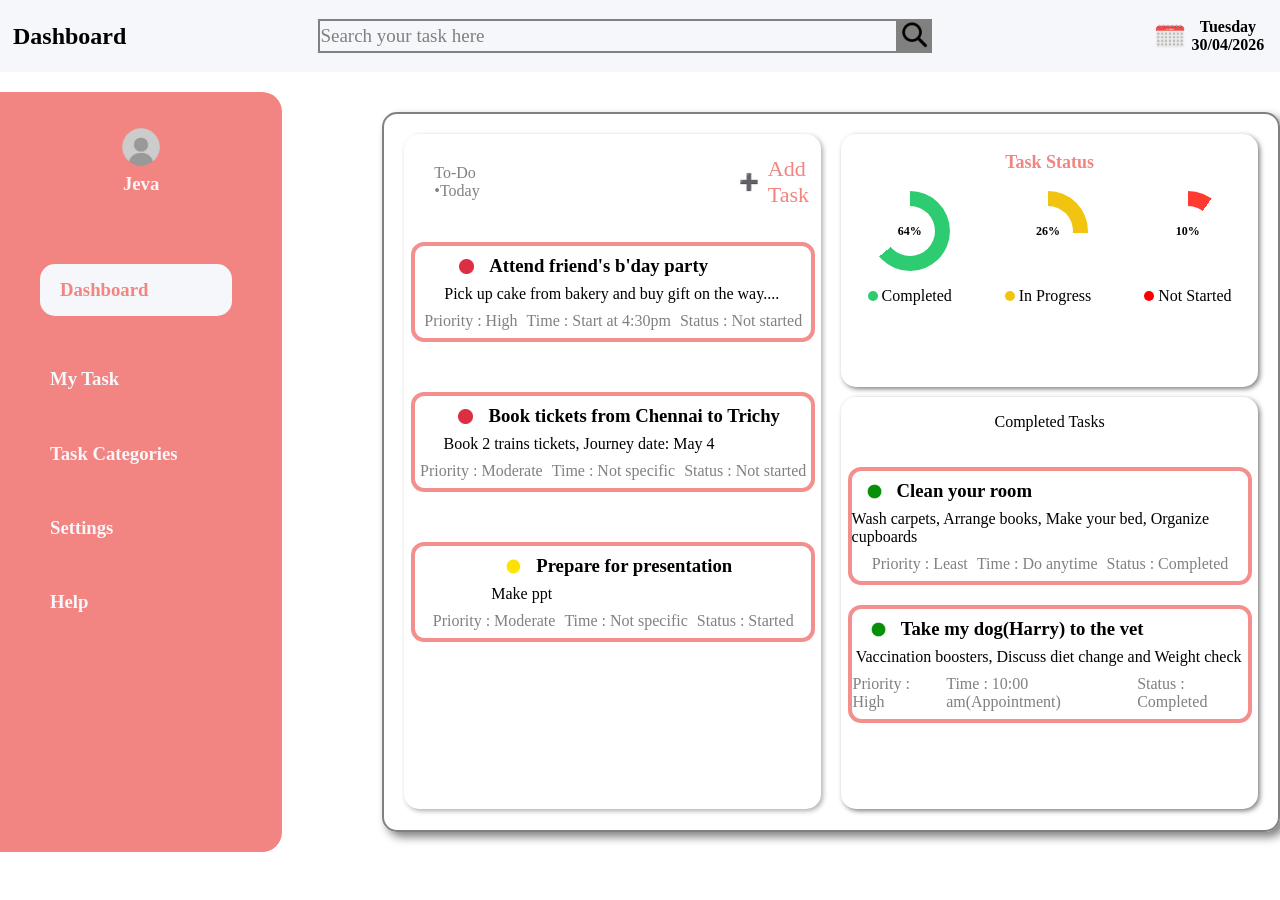
<file: index.html>
<!DOCTYPE html>
<html>

<head>
  <title>To-Do List</title>
  <link rel="stylesheet" href="To-Do.css">
  <meta charset="UTF-8">
  <meta name="viewport" content="width=device-width, initial-scale=1.0">
</head>

<body>
  <div class="top-part">
    <h2 style="margin-left: 13px;">Dashboard</h2>
    <p class="search-box">Search your task here</p>
    <img class="search-icon" src="Search.png" alt="search">
    <img class="calendar-icon" src="Calendar.png" alt="calendar">
    <div class="day">
      <p style="margin-bottom: 0px;"><b>Tuesday</b></p>
      <p style="margin-top: 0px;"><b>30/04/2026</b></p>
    </div>
  </div>
  <div class="bottom-part">
    <div class="left-part">
      <div class="profile">
        <img src="Profile.png" alt="profile">
        <h3><b>Jeva</b></h3>
      </div>
      <div class="options">
        <h3 class="dashboard">Dashboard</h3>
        <h3>My Task</h3>
        <h3>Task Categories</h3>
        <h3>Settings</h3>
        <h3>Help</h3>
      </div>
    </div>
    <div class="right-part">
      <div class="left">
        <div class="details">
          <div>
            <p style="margin-bottom: 0.2px; color: grey">To-Do</p>
            <p style="margin-top: 0px; color: grey;">•Today</p>
          </div>
          <img src="Plus.png" alt="add">
          <p style="color: #f28482; font-size: 22px;">Add Task</p>
        </div>
        <div class="today-tasks">
          <div class="task-1">

            <div class="activity">
              <div class="title">
                <img style="height: 15px; width: 15px;" src="Red-Circle.png" alt="red">
                <h3>Attend friend's b'day party</h3>
              </div>
              <p>Pick up cake from bakery and buy gift on the way....</p>
            </div>
            <div class="info">
              <p>Priority : High</p>
              <p>Time : Start at 4:30pm</p>
              <p>Status : Not started</p>
            </div>
          </div>

          <div class="task-2">
            <div class="activity">
              <div class="title">
                <img src="Red-Circle.png" alt="red" style="height: 15px; width: 15px;">
                <h3>Book tickets from Chennai to Trichy</h3>
              </div>
              <p>Book 2 trains tickets, Journey date: May 4</p>
            </div>
            <div class="info">
              <p>Priority : Moderate</p>
              <p>Time : Not specific</p>
              <p>Status : Not started</p>
            </div>
          </div>
          <div class="task-3">
            <div class="activity">
              <div class="title">
                <img src="Yellow-Circle.png" alt="yellow" style="height: 15px; width: 15px;">
                <h3>Prepare for presentation</h3>
              </div>
              <p>Make ppt</p>
            </div>
            <div class="info">
              <p>Priority : Moderate</p>
              <p>Time : Not specific</p>
              <p>Status : Started</p>
            </div>
          </div>
        </div>
      </div>

      <div class="right">
        <div class="status">
          <p class="status-title">Task Status</p>
          <div class="graphs-container">

            <div class="graph-item">
              <div class="circle green" style="--perc: 64%;">
                <div class="inner-content">64%</div>
              </div>
              <p><span class="dot green-dot"></span> Completed</p>
            </div>

            <div class="graph-item">
              <div class="circle yellow" style="--perc: 26%;">
                <div class="inner-content">26%</div>
              </div>
              <p><span class="dot yellow-dot"></span> In Progress</p>
            </div>

            <div class="graph-item">
              <div class="circle red" style="--perc: 10%;">
                <div class="inner-content">10%</div>
              </div>
              <p><span class="dot red-dot"></span> Not Started</p>
            </div>
          </div>
        </div>
        <div class="completed-tasks">
          <p class="completed-title">Completed Tasks</p>
          <div class="comp_task-1">
            <div class="activity">
              <div class="title">
                <img style="height: 15px; width: 15px;" src="Green-Circle.png" alt="green">
                <h3>Clean your room</h3>
              </div>
              <p>Wash carpets, Arrange books, Make your bed, Organize cupboards</p>
            </div>
            <div class="info">
              <p>Priority : Least</p>
              <p>Time : Do anytime</p>
              <p>Status : Completed</p>
            </div>
          </div>
          <div class="comp_task-2">
            <div class="activity">
              <div class="title">
                <img style="height: 15px; width: 15px;" src="Green-Circle.png" alt="green">
                <h3>Take my dog(Harry) to the vet</h3>
              </div>
              <p>Vaccination boosters, Discuss diet change and Weight check</p>
            </div>
            <div class="info">
              <p>Priority : High</p>
              <p>Time : 10:00 am(Appointment)</p>
              <p>Status : Completed</p>
            </div>
          </div>
        </div>
      </div>
    </div>
  </div>
  </div>
</body>

</html>
</file>
<file: To-Do.css>
.top-part{
  background-color: #f5f7fa;
  display: flex;
  flex-wrap: wrap;
  flex-direction: row;
  align-items: center;
}

.search-box{
  border: 2px solid grey;
  color: grey;
  font-size: 19px;
  width: 45%;
  height: 30px;
  align-content: center;
  margin-left: 15%;
}

.calendar-icon{
  width: 40px;
  height: 40px;
}

.search-icon{
  width: 30px;
  height: 30px;
  border: 2px solid grey;
  background-color: grey;
  margin-right: 17%;
}

.day{
  display: flex;
  flex-direction: column;
  margin-left: 1.5px;
  align-items: center;
}

.left-part img{
  height: 50px;
  width: 50px;
}

.bottom-part{
  margin-top: 20px;
  display: flex;
  flex-direction: row;
  align-items: center;
}

.left-part{
  background-color: #f28482;
  display: flex;
  flex-direction: column;
  width: 270px;
  height: 80vh;
  color: #f5f7fa;
  padding: 20px;
  border-radius: 0 20px 20px 0;
}

body{
  margin: 0px;
}

.options{
  margin-top: 20px;
  display: flex;
  flex-direction: column;
  gap: 15px;
  padding: 30px;
}

.profile h3{
  margin: 0px;
}

.profile {
  margin-top: 10px;
  display: flex;
  flex-direction: column;
  align-items: center;
  gap: 1px;
}

.dashboard h3{
  margin-right: 0px;
  padding-right: 0px;
}

.dashboard{
  background-color: #f5f7fa;
  color: #f28482;
  border: none;
  border-radius: 15px;
  padding-top: 15px;
  padding-bottom: 15px;
  padding-left: 20px;
  margin-left: -10px;
}

.right-part{
  margin-left: 100px;
  border: 2px solid gray;
  border-radius: 15px;
  box-shadow: 5px 5px 10px grey;
  width: 1000px;
  height: 80vh;

  display: flex;
  flex-direction: row;
  align-items: stretch;
  gap: 20px;
  box-sizing: border-box;
}

.left{
  height: 75vh;
  border: none;
  flex: 1;
  min-width: 0px;
  border-radius: 15px;
  box-shadow: 2px 2px 5px rgb(180, 173, 173);
  margin-left: 20px;
  margin-top: 20px;

  display: flex;
  flex-direction: column;
}

.right{
  flex: 1;
  
  height: 75vh;
  margin-right: 20px;
  margin-top: 20px;
  min-width: 300px;

  display: flex;
  flex-direction: column;
  gap: 10px;
}

.details img{
  height: 20px;
  margin-left: 250px;
}

.details{
  margin-left: 30px;
  margin-bottom: 12px;
  display: flex;
  flex-direction: row;
  align-items: center;
}

.today-tasks{
  display: flex;
  flex-direction: column;
  gap: 50px;
  align-items: center;
}

.task-1, .task-2, .task-3, .comp_task-1, .comp_task-2{
  margin-left: 0px;
  width: 95%;
  border: 4px solid rgb(242, 132, 130,0.9);
  border-radius: 13px;
  justify-content: space-between;
  align-items: center;

  display: flex;
  flex-direction: column;

  cursor: pointer;
  transition: 0.3s;
}

.task-1 img, .task-2 img, .task-3 img, .comp_task-1 img, .comp_task-2 img{
  padding-left: 15px;
  margin-right: 15px;
  margin-top: 9px;
  flex-shrink: 0;
}

.task-1 h3, .task-2 h3, .task-3 h3, .comp_task-1 h3, .comp_task-2 h3{
  margin: 0px;
  margin-top: 9px;
}

.info{
  align-items: center;
  display: flex;
  flex-direction: row;
  gap: 9px;
  text-align: left;
  padding-left: 1px;
  margin-top: 9px;
  margin-bottom: 8px;
}

.info p {
  margin: 0;
  color: gray;
  
}

.activity{
  margin-right: 2px;
}

.activity p{
  margin: 0px;
  margin-top: 8px;
}

.title{
  display: flex;
  flex-direction: row;
  align-items: center;
}

.task-1:hover, .task-2:hover, .task-3:hover, .comp_task-1:hover, .comp_task-2:hover{
  transform: translateY(-15px);
  background-color: #fff9f9;
  border-color: #f28482;
  box-shadow: 0 10px 20px rgba(0, 0, 0, 0.1);
}

.status{
  border: none;
  border-radius: 15px;
  box-shadow: 2px 2px 5px grey;

  flex: 0.8;
}

.completed-tasks{
  border: none;
  border-radius: 15px;
  box-shadow: 2px 2px 5px grey;

  flex: 1.3;
}

.graphs-container {
  display: flex;
  flex-direction: row;
  justify-content: space-around;
}

.status-title{
  text-align: center;
  color: #f28482;
  font-weight: 700;
  font-size: 18px;
}

.graph-item{
  display: flex;
  flex-direction: column;
  align-items: center;
}

.circle{
  width: 80px;
  height: 80px;
  border-radius: 50%;
  background: conic-gradient(var(--clr) var(--perc), white 0);

  display: flex;
  align-items: center;
  justify-content: center;
}

.green{
  --clr: #2ecc71;
}

.yellow{
  --clr: #f1c40f;
}

.red{
  --clr: #ff3b30;
}

.inner-content{
  width: 50px;
  height: 50px;
  background-color: white;
  border-radius: 50%;
  display: flex;
  align-items: center;
  justify-content: center;
  font-size: 12px;
  font-weight: bold
}

.dot{ 
  width: 10px;
  height: 10px;
  display: inline-block;
  border-radius: 50%;
}

.red-dot{
  background-color: red;
}

.yellow-dot{
  background-color: #f1c40f;
}

.green-dot{
  background-color: #2ecc71;
}

.completed-tasks{
  display: flex;
  flex-direction: column;
  gap: 20px;
  align-items: center;
}
</file>
